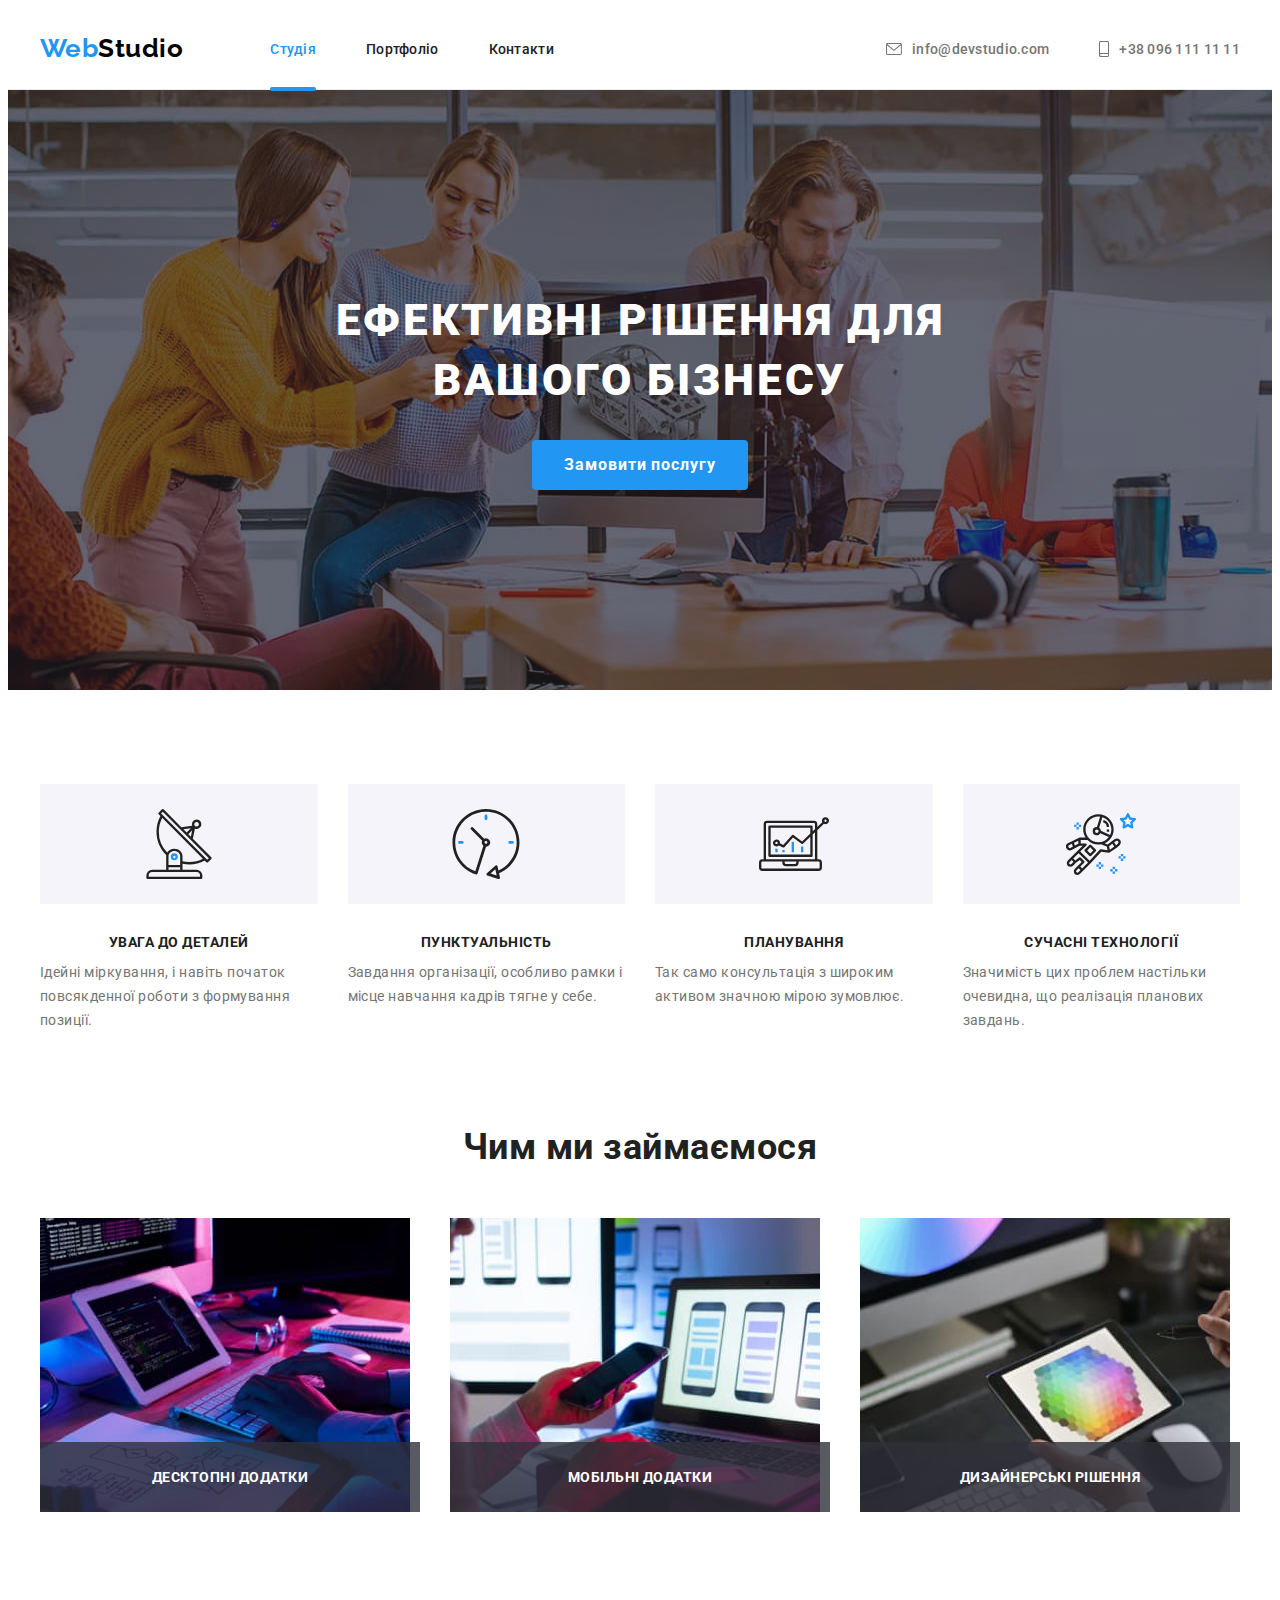
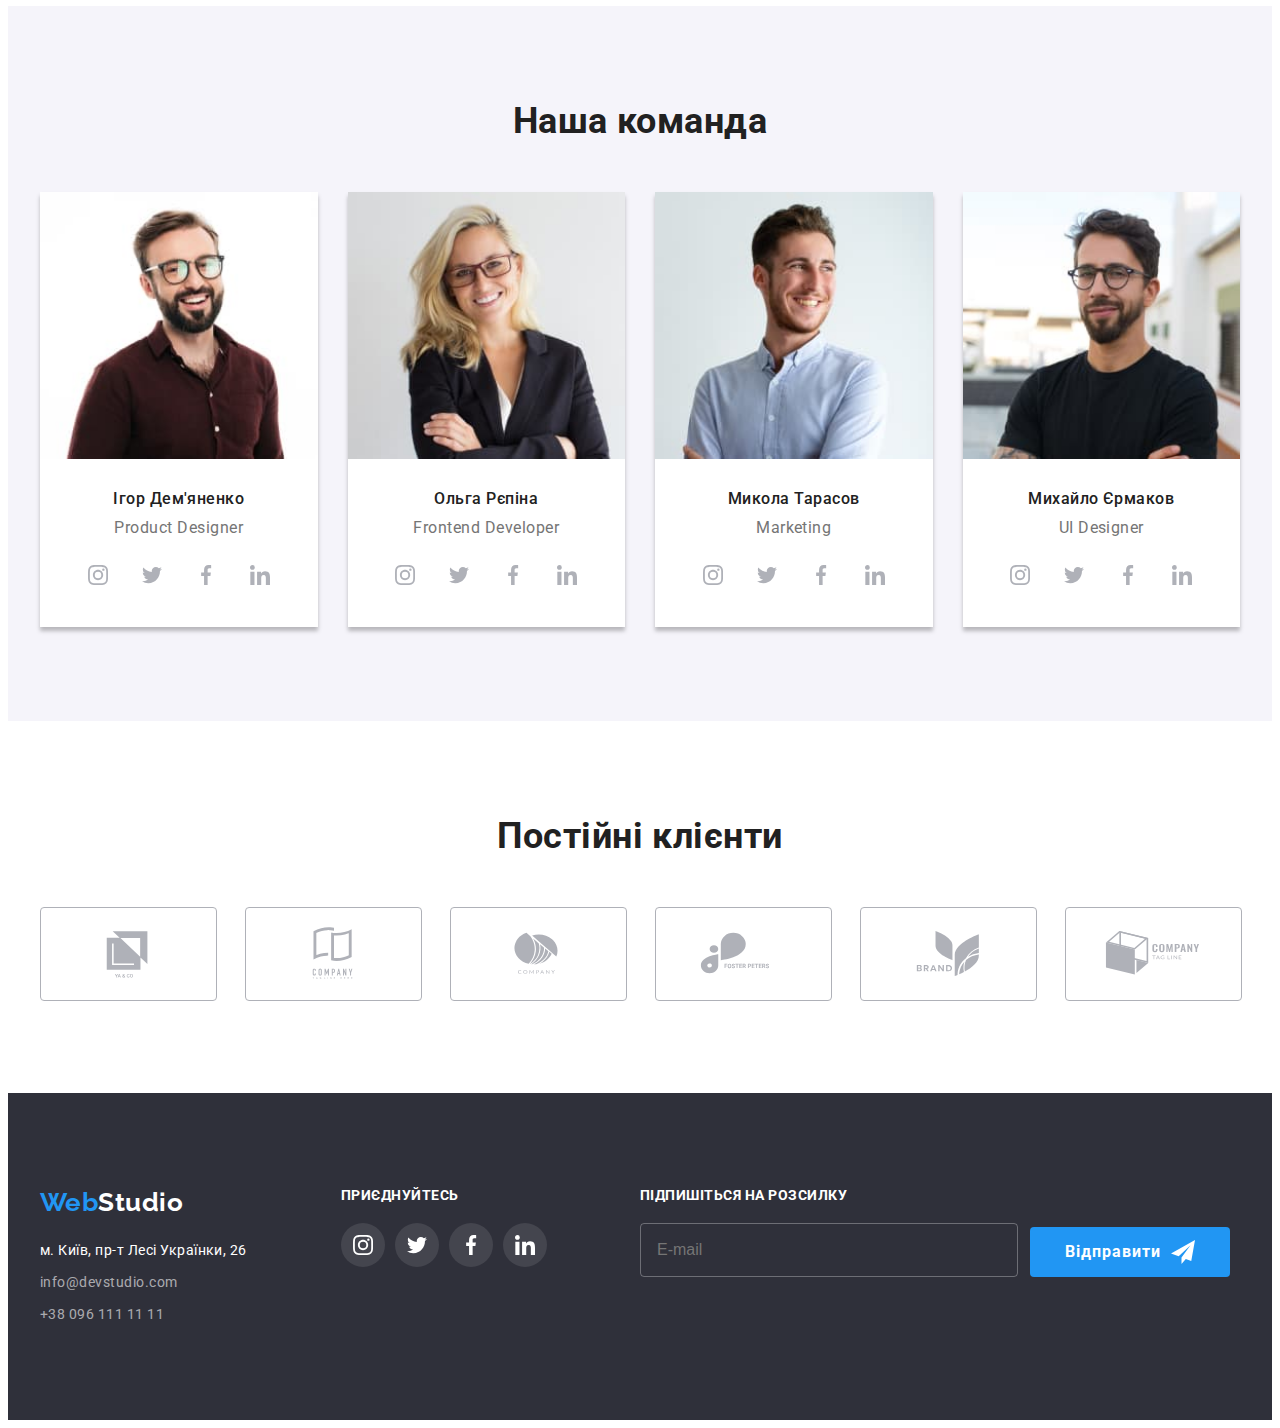
<file: index.html>
<!DOCTYPE html>
<html lang="uk">
  <head>
    <meta charset="UTF-8" />
    <meta http-equiv="X-UA-Compatible" content="IE=edge" />
    <meta name="viewport" content="width=device-width, initial-scale=1.0" />
    <title>Студія</title>
    <link rel="preconnect" href="https://fonts.googleapis.com" />
    <link rel="preconnect" href="https://fonts.gstatic.com" crossorigin />
    <link
      href="https://fonts.googleapis.com/css2?family=Raleway:wght@700&family=Roboto:wght@400;500;700;900&display=swap"
      rel="stylesheet"
    />
    <link
      rel="stylesheet"
      href="https://cdnjs.cloudflare.com/ajax/libs/modern-normalize/1.1.0/modern-normalize.min.css"
      integrity="sha512-wpPYUAdjBVSE4KJnH1VR1HeZfpl1ub8YT/NKx4PuQ5NmX2tKuGu6U/JRp5y+Y8XG2tV+wKQpNHVUX03MfMFn9Q=="
      crossorigin="anonymous"
      referrerpolicy="no-referrer"
    />
    <link rel="stylesheet" href="./css/main.min.css" />
  </head>
  <body>
    <header class="header">
      <div class="header__container">
        <nav class="header__nav">
          <a class="logo header__logo" href="./index.html"
            >Web<span class="logo header__logo-text">Studio</span></a
          >
          <ul class="menu list">
            <li class="menu__item">
              <a class="menu__link menu__link--current" href="./index.html"
                >Студія</a
              >
            </li>
            <li class="menu__item">
              <a class="menu__link" href="./portfolio.html">Портфоліо</a>
            </li>
            <li class="menu__item">
              <a class="menu__link" href="">Контакти</a>
            </li>
          </ul>
        </nav>
        <ul class="header__contacts list">
          <li class="header__contacts-item">
            <a class="header__contact" href="mailto:info@devstudio.com"
              ><svg class="header__contact-icon" width="16" height="12">
                <use href="./images/icons.svg#icon-envelope"></use>
              </svg>
              info@devstudio.com</a
            >
          </li>
          <li class="header__contacts-item">
            <a class="header__contact" href="tel:+380961111111"
              ><svg class="header__contact-icon" width="10" height="16">
                <use href="./images/icons.svg#icon-smartphone"></use>
              </svg>
              +38 096 111 11 11</a
            >
          </li>
        </ul>

        <ul class="contacts-tab list">
          <li class="contacts-tab__item">
            <a class="contacts-tab__contact" href="mailto:info@devstudio.com"
              ><svg class="contacts-tab__contact-icon" width="14" height="10">
                <use href="./images/icons.svg#icon-mail-tab"></use>
              </svg>
              info@devstudio.com</a
            >
          </li>
          <li class="contacts-tab__item">
            <a class="contacts-tab__contact" href="tel:+380961111111"
              ><svg class="contacts-tab__contact-icon" width="10" height="14">
                <use href="./images/icons.svg#icon-tel-tab"></use>
              </svg>
              +38 096 111 11 11</a
            >
          </li>
        </ul>

        <button class="menu-open" type="button" data-menu-open>
          <svg class="menu-open__icon" width="24" height="16">
            <use href="./images/icons.svg#icon-menu-open"></use>
          </svg>
        </button>
      </div>
      <div class="mob-menu is-hidden" data-menu>
        <div class="mob-menu__container">
          <button class="mob-menu__close" type="button" data-menu-close>
            <svg class="mob-menu__close-icon" width="18" height="18">
              <use href="./images/icons.svg#icon-menu-close"></use>
            </svg>
          </button>
          <ul class="mob-menu__list list">
            <li class="mob-menu__item">
              <a
                class="mob-menu__link mob-menu__link--current"
                href="./index.html"
                >Студія</a
              >
            </li>
            <li class="mob-menu__item">
              <a class="mob-menu__link" href="./portfolio.html">Портфоліо</a>
            </li>
            <li class="mob-menu__item">
              <a class="mob-menu__link" href="">Контакти</a>
            </li>
          </ul>
          <div class="mob-menu__bottom">
            <ul class="mob-menu__contacts list">
              <li class="mob-menu__contacts-item">
                <a class="mob-menu__tel" href="tel:+380961111111">
                  +38 096 111 11 11</a
                >
              </li>
              <li class="mob-menu__contacts-item">
                <a class="mob-menu__mail" href="mailto:info@devstudio.com">
                  info@devstudio.com</a
                >
              </li>
            </ul>
            <ul class="mob-soc">
              <li class="mob-soc__item">
                <a class="mob-soc__link" href="">Instagram</a>
              </li>
              <li class="mob-soc__item">
                <a class="mob-soc__link" href="">Twitter</a>
              </li>
              <li class="mob-soc__item">
                <a class="mob-soc__link" href="">Facebook</a>
              </li>
              <li class="mob-soc__item">
                <a class="mob-soc__link" href="">LinkedIn</a>
              </li>
            </ul>
          </div>
        </div>
      </div>
    </header>

    <main>
      <section class="hero overlya">
        <div class="container hero__container">
          <h1 class="hero__title">Ефективні рішення для вашого бізнесу</h1>
          <button class="btn hero__button" type="button" data-modal-open>
            Замовити послугу
          </button>
        </div>
      </section>

      <section class="section feature">
        <div class="container feature__container">
          <h2 class="section-title feature__title visually-hidden">
            Особливості
          </h2>
          <ul class="feature__list list">
            <li class="feature__item">
              <div class="feature__wrapper-icon">
                <svg class="feature__icon" width="70" height="70">
                  <use href="./images/icons.svg#icon-antenna"></use>
                </svg>
              </div>
              <h3 class="feature__title-card">Увага до деталей</h3>
              <p class="feature__text-card">
                Ідейні міркування, і навіть початок повсякденної роботи з
                формування позиції.
              </p>
            </li>
            <li class="feature__item">
              <div class="feature__wrapper-icon">
                <svg class="feature__icon" width="70" height="70">
                  <use href="./images/icons.svg#icon-clock"></use>
                </svg>
              </div>
              <h3 class="feature__title-card">Пунктуальність</h3>
              <p class="feature__text-card">
                Завдання організації, особливо рамки і місце навчання кадрів
                тягне у себе.
              </p>
            </li>
            <li class="feature__item">
              <div class="feature__wrapper-icon">
                <svg class="feature__icon" width="70" height="70">
                  <use href="./images/icons.svg#icon-diagram"></use>
                </svg>
              </div>
              <h3 class="feature__title-card">Планування</h3>
              <p class="feature__text-card">
                Так само консультація з широким активом значною мірою зумовлює.
              </p>
            </li>
            <li class="feature__item">
              <div class="feature__wrapper-icon">
                <svg class="feature__icon" width="70" height="70">
                  <use href="./images/icons.svg#icon-astronaut"></use>
                </svg>
              </div>
              <h3 class="feature__title-card">Сучасні технології</h3>
              <p class="feature__text-card">
                Значимість цих проблем настільки очевидна, що реалізація
                планових завдань.
              </p>
            </li>
          </ul>
        </div>
      </section>

      <section class="section work">
        <div class="container work__container">
          <h2 class="section-title work__title">Чим ми займаємося</h2>
          <ul class="work__list">
            <li class="work__item">
              <div class="work__thumb">
                <img
                  class="work__images"
                  src="./images/1_computer.jpg"
                  alt="Розробка сайтів"
                  width="370"
                  height="294"
                />
                <div class="work__thumb-title">
                  <h3 class="work__title-thumb">Десктопні додатки</h3>
                </div>
              </div>
            </li>
            <li class="work__item">
              <div class="work__thumb">
                <img
                  class="work__images"
                  src="./images/2_phone.jpg"
                  alt="Адаптація сайтів для телефонів"
                  width="370"
                  height="294"
                />
                <div class="work__thumb-title">
                  <h3 class="work__title-thumb">Мобільні додатки</h3>
                </div>
              </div>
            </li>
            <li class="work__item">
              <div class="work__thumb">
                <img
                  class="work__images"
                  src="./images/3_tablet.jpg"
                  alt="Адаптація сайтів для планшетів"
                  width="370"
                  height="294"
                />
                <div class="work__thumb-title">
                  <h3 class="work__title-thumb">Дизайнерські рішення</h3>
                </div>
              </div>
            </li>
          </ul>
        </div>
      </section>

      <section class="team section">
        <div class="container team__container">
          <h2 class="section-title team__title">Наша команда</h2>
          <ul class="team__list list">
            <li class="team__item">
              <picture>
                <source
                  srcset="
                    ./images/4_product_designer.jpg    1x,
                    ./images/4_product_designer-2x.jpg 2x
                  "
                  media="(min-width: 1200px)"
                />
                <source
                  srcset="
                    ./images/4_product_designer-tab.jpg    1x,
                    ./images/4_product_designer-tab-2x.jpg 2x
                  "
                  media="(min-width: 768px)"
                />
                <source
                  srcset="
                    ./images/4_product_designer-mob.jpg    1x,
                    ./images/4_product_designer-mob-2x.jpg 2x
                  "
                  media="(max-width: 767px)"
                />
                <img
                  class="team__images"
                  src="./images/4_product_designer-mob.jpg"
                  alt="Хлопець в коричневій рубашці"
                  width="450"
                />
              </picture>

              <div class="team__card">
                <h3 class="team__card-title">Ігор Дем'яненко</h3>
                <p lang="en" class="team__card-text">Product Designer</p>
                <ul class="soc">
                  <li class="soc__item">
                    <a class="soc__link" href=""
                      ><svg class="soc__icon" width="20" height="20">
                        <use
                          href="./images/icons.svg#icon-instagram"
                        ></use></svg
                    ></a>
                  </li>
                  <li class="soc__item">
                    <a class="soc__link" href=""
                      ><svg class="soc__icon" width="20" height="20">
                        <use href="./images/icons.svg#icon-twitter"></use></svg
                    ></a>
                  </li>
                  <li class="soc__item">
                    <a class="soc__link" href=""
                      ><svg class="soc__icon" width="20" height="20">
                        <use href="./images/icons.svg#icon-facebook"></use></svg
                    ></a>
                  </li>
                  <li class="soc__item">
                    <a class="soc__link" href=""
                      ><svg class="soc__icon" width="20" height="20">
                        <use href="./images/icons.svg#icon-linkedin"></use></svg
                    ></a>
                  </li>
                </ul>
              </div>
            </li>
            <li class="team__item">
              <picture>
                <source
                  srcset="
                    ./images/5_frontend_developer.jpg    1x,
                    ./images/5_frontend_developer-2x.jpg 2x
                  "
                  media="(min-width: 1200px)"
                />
                <source
                  srcset="
                    ./images/5_frontend_developer-tab.jpg    1x,
                    ./images/5_frontend_developer-tab-2x.jpg 2x
                  "
                  media="(min-width: 768px)"
                />
                <source
                  srcset="
                    ./images/5_frontend_developer-mob.jpg    1x,
                    ./images/5_frontend_developer-mob-2x.jpg 2x
                  "
                  media="(max-width: 767px)"
                />
                <img
                  class="team__images"
                  src="./images/5_frontend_developer-mob.jpg"
                  alt="Дівчина в темно-сірому піджаку"
                  width="450"
                />
              </picture>

              <div class="team__card">
                <h3 class="team__card-title">Ольга Рєпіна</h3>
                <p lang="en" class="team__card-text">Frontend Developer</p>
                <ul class="soc">
                  <li class="soc__item">
                    <a class="soc__link" href=""
                      ><svg class="soc__icon" width="20" height="20">
                        <use
                          href="./images/icons.svg#icon-instagram"
                        ></use></svg
                    ></a>
                  </li>
                  <li class="soc__item">
                    <a class="soc__link" href=""
                      ><svg class="soc__icon" width="20" height="20">
                        <use href="./images/icons.svg#icon-twitter"></use></svg
                    ></a>
                  </li>
                  <li class="soc__item">
                    <a class="soc__link" href=""
                      ><svg class="soc__icon" width="20" height="20">
                        <use href="./images/icons.svg#icon-facebook"></use></svg
                    ></a>
                  </li>
                  <li class="soc__item">
                    <a class="soc__link" href=""
                      ><svg class="soc__icon" width="20" height="20">
                        <use href="./images/icons.svg#icon-linkedin"></use></svg
                    ></a>
                  </li>
                </ul>
              </div>
            </li>
            <li class="team__item">
              <picture>
                <source
                  srcset="
                    ./images/6_marketing.jpg    1x,
                    ./images/6_marketing-2x.jpg 2x
                  "
                  media="(min-width: 1200px)"
                />
                <source
                  srcset="
                    ./images/6_marketing-tab.jpg    1x,
                    ./images/6_marketing-tab-2x.jpg 2x
                  "
                  media="(min-width: 768px)"
                />
                <source
                  srcset="
                    ./images/6_marketing-mob.jpg    1x,
                    ./images/6_marketing-mob-2x.jpg 2x
                  "
                  media="(max-width: 767px)"
                />
                <img
                  class="team__images"
                  src="./images/6_marketing-mob.jpg"
                  alt="Хлопець в білій рубашці"
                  width="450"
                />
              </picture>
              <div class="team__card">
                <h3 class="team__card-title">Микола Тарасов</h3>
                <p lang="en" class="team__card-text">Marketing</p>
                <ul class="soc">
                  <li class="soc__item">
                    <a class="soc__link" href=""
                      ><svg class="soc__icon" width="20" height="20">
                        <use
                          href="./images/icons.svg#icon-instagram"
                        ></use></svg
                    ></a>
                  </li>
                  <li class="soc__item">
                    <a class="soc__link" href=""
                      ><svg class="soc__icon" width="20" height="20">
                        <use href="./images/icons.svg#icon-twitter"></use></svg
                    ></a>
                  </li>
                  <li class="soc__item">
                    <a class="soc__link" href=""
                      ><svg class="soc__icon" width="20" height="20">
                        <use href="./images/icons.svg#icon-facebook"></use></svg
                    ></a>
                  </li>
                  <li class="soc__item">
                    <a class="soc__link" href=""
                      ><svg class="soc__icon" width="20" height="20">
                        <use href="./images/icons.svg#icon-linkedin"></use></svg
                    ></a>
                  </li>
                </ul>
              </div>
            </li>
            <li class="team__item">
              <picture>
                <source
                  srcset="
                    ./images/7_ui_designer.jpg    1x,
                    ./images/7_ui_designer-2x.jpg 2x
                  "
                  media="(min-width: 1200px)"
                />
                <source
                  srcset="
                    ./images/7_ui_designer-tab.jpg    1x,
                    ./images/7_ui_designer-tab-2x.jpg 2x
                  "
                  media="(min-width: 768px)"
                />
                <source
                  srcset="
                    ./images/7_ui_designer-mob.jpg    1x,
                    ./images/7_ui_designer-mob-2x.jpg 2x
                  "
                  media="(max-width: 767px)"
                />
                <img
                  class="team__images"
                  src="./images/7_ui_designer-mob.jpg"
                  alt="Хлопець в чорній футболці"
                  width="450"
                />
              </picture>
              <div class="team__card">
                <h3 class="team__card-title">Михайло Єрмаков</h3>
                <p lang="en" class="team__card-text">UI Designer</p>
                <ul class="soc">
                  <li class="soc__item">
                    <a class="soc__link" href=""
                      ><svg class="soc__icon" width="20" height="20">
                        <use
                          href="./images/icons.svg#icon-instagram"
                        ></use></svg
                    ></a>
                  </li>
                  <li class="soc__item">
                    <a class="soc__link" href=""
                      ><svg class="soc__icon" width="20" height="20">
                        <use href="./images/icons.svg#icon-twitter"></use></svg
                    ></a>
                  </li>
                  <li class="soc__item">
                    <a class="soc__link" href=""
                      ><svg class="soc__icon" width="20" height="20">
                        <use href="./images/icons.svg#icon-facebook"></use></svg
                    ></a>
                  </li>
                  <li class="soc__item">
                    <a class="soc__link" href=""
                      ><svg class="soc__icon" width="20" height="20">
                        <use href="./images/icons.svg#icon-linkedin"></use></svg
                    ></a>
                  </li>
                </ul>
              </div>
            </li>
          </ul>
        </div>
      </section>

      <section class="customers">
        <div class="container customers__container">
          <h2 class="section-title customers__title">Постійні клієнти</h2>
          <ul class="customers__list">
            <li class="customers__item">
              <a class="customers__link" href="">
                <svg class="customers__logo" width="106" height="60">
                  <use href="./images/icons.svg#icon-logo"></use>
                </svg>
              </a>
            </li>
            <li class="customers__item">
              <a class="customers__link" href="">
                <svg class="customers__logo" width="106" height="60">
                  <use href="./images/icons.svg#icon-companytag"></use>
                </svg>
              </a>
            </li>
            <li class="customers__item">
              <a class="customers__link" href="">
                <svg class="customers__logo" width="106" height="60">
                  <use href="./images/icons.svg#icon-company"></use>
                </svg>
              </a>
            </li>
            <li class="customers__item">
              <a class="customers__link" href="">
                <svg class="customers__logo" width="106" height="60">
                  <use href="./images/icons.svg#icon-foster"></use>
                </svg>
              </a>
            </li>
            <li class="customers__item">
              <a class="customers__link" href="">
                <svg class="customers__logo" width="106" height="60">
                  <use href="./images/icons.svg#icon-brand"></use>
                </svg>
              </a>
            </li>
            <li class="customers__item">
              <a class="customers__link" href="">
                <svg class="customers__logo" width="106" height="60">
                  <use href="./images/icons.svg#icon-companytagline"></use>
                </svg>
              </a>
            </li>
          </ul>
        </div>
      </section>
    </main>

    <footer class="footer">
      <div class="container footer__container">
        <div class="footer_address-soc">
          <div class="footer__address-wrapper">
            <a class="logo footer__logo" href="./index.html"
              >Web <span class="footer__logo-text">Studio</span></a
            >
            <address class="address">
              <ul class="address__list">
                <li class="address__item">
                  <a
                    class="address__link"
                    href="https://goo.gl/maps/9E4ESz3H2E2rqb3K8"
                    target="_blank"
                    rel="noreferrer noopener nofollow"
                    >м. Київ, пр-т Лесі Українки, 26</a
                  >
                </li>
                <li class="address__item">
                  <a class="address__contact" href="mailto:info@devstudio.com"
                    >info@devstudio.com</a
                  >
                </li>
                <li class="address__item">
                  <a class="address__contact" href="tel:+380961111111"
                    >+38 096 111 11 11</a
                  >
                </li>
              </ul>
            </address>
          </div>
          <div class="footer__soc">
            <p class="footer__soc-text">Приєднуйтесь</p>
            <ul class="soc footer__soc-list">
              <li class="soc__item footer__soc-item">
                <a class="soc__link footer__soc-link" href=""
                  ><svg
                    class="soc__icon footer__soc-icon"
                    width="20"
                    height="20"
                  >
                    <use href="./images/icons.svg#icon-instagram"></use></svg
                ></a>
              </li>
              <li class="soc__item footer__soc-item">
                <a class="soc__link footer__soc-link" href=""
                  ><svg
                    class="soc__icon footer__soc-icon"
                    width="20"
                    height="20"
                  >
                    <use href="./images/icons.svg#icon-twitter"></use></svg
                ></a>
              </li>
              <li class="soc__item footer__soc-item">
                <a class="soc__link footer__soc-link" href=""
                  ><svg
                    class="soc__icon footer__soc-icon"
                    width="20"
                    height="20"
                  >
                    <use href="./images/icons.svg#icon-facebook"></use></svg
                ></a>
              </li>
              <li class="soc__item footer__soc-item">
                <a class="soc__link footer__soc-link" href=""
                  ><svg
                    class="soc__icon footer__soc-icon"
                    width="20"
                    height="20"
                  >
                    <use href="./images/icons.svg#icon-linkedin"></use></svg
                ></a>
              </li>
            </ul>
          </div>
        </div>
        <div class="caption">
          <p class="caption__text">Підпишіться на розсилку</p>
          <form class="caption__form">
            <div class="caption__input-wraper">
              <label class="caption__input-label" for="caption-email"></label>
              <input
                class="caption__input"
                type="email"
                name="caption-email"
                id="caption-email"
                placeholder="E-mail"
              />
            </div>
            <button type="submit" class="btn caption__button">
              Відправити
              <svg class="caption__icon" width="24" height="24">
                <use href="./images/icons.svg#icon-send"></use>
              </svg>
            </button>
          </form>
        </div>
      </div>
    </footer>
    <div class="backdrop is-hidden" data-modal>
      <div class="modal">
        <button class="modal__close" type="button" data-modal-close>
          <svg class="modal__close-icon" width="18" height="18">
            <use href="./images/icons.svg#icon-close"></use>
          </svg>
        </button>
        <p class="modal__title">Залиште свої дані, ми вам передзвонимо</p>
        <form class="modal__form">
          <div class="modal__field">
            <label class="modal__input-label" for="user-name">Ім'я</label>
            <div class="modal__input-wrapper">
              <input
                class="modal__input"
                type="text"
                name="user-name"
                required
                id="user-name"
              />
              <svg class="modal__icon" width="18" height="18">
                <use href="./images/icons.svg#icon-name"></use>
              </svg>
            </div>
          </div>
          <div class="modal__field">
            <label class="modal__input-label" for="user-tel">Телефон</label>
            <div class="modal__input-wrapper">
              <input
                class="modal__input"
                type="tel"
                name="user-tel"
                required
                id="user-tel"
              />
              <svg class="modal__icon" width="18" height="18">
                <use href="./images/icons.svg#icon-phone"></use>
              </svg>
            </div>
          </div>
          <div class="modal__field">
            <label class="modal__input-label" for="user-email">Пошта</label>
            <div class="modal__input-wrapper">
              <input
                class="modal__input"
                type="email"
                name="user-email"
                required
                id="user-email"
              />
              <svg class="modal__icon" width="18" height="18">
                <use href="./images/icons.svg#icon-email"></use>
              </svg>
            </div>
          </div>
          <div class="modal__field-comment">
            <label class="modal__input-label" for="user-text">Коментар</label>
            <textarea
              class="modal__comment"
              name="user-text"
              id="user-text"
              placeholder="Введіть текст"
            ></textarea>
          </div>
          <div class="modal__check-field">
            <input
              class="modal__check visually-hidden"
              type="checkbox"
              name="policy"
              id="policy"
            />
            <label class="modal__check-text" for="policy">
              <span class="modal__check-wrapper">
                <svg class="modal__check-icon" width="16" height="15">
                  <use href="./images/icons.svg#icon-check"></use>
                </svg>
              </span>
              Погоджуюся з розсилкою та приймаю
              <a class="modal__check-link" href="#">Умови договору</a></label
            >
          </div>
          <button type="submit" class="btn modal__button">Відправити</button>
        </form>
      </div>
    </div>
    <script src="./js/modal.js"></script>
    <script src="./js/menu.js"></script>
  </body>
</html>
</file>
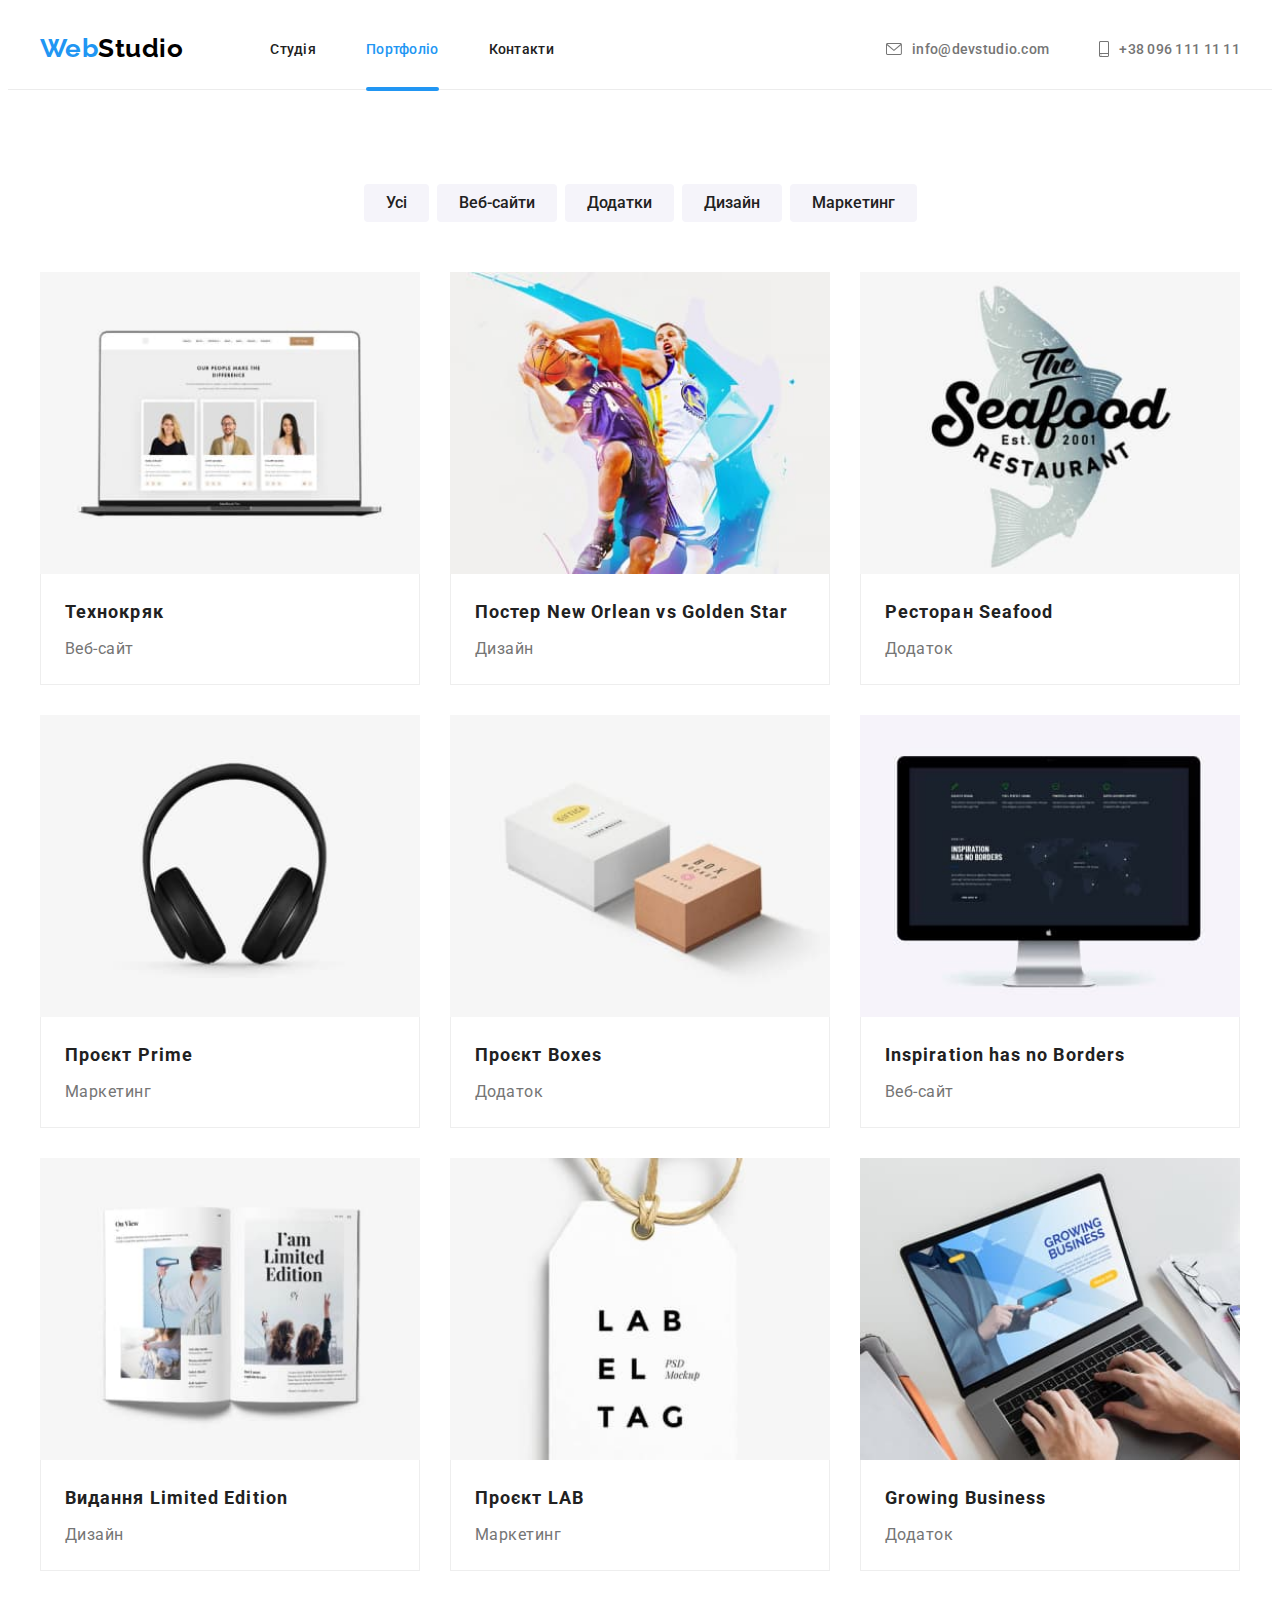
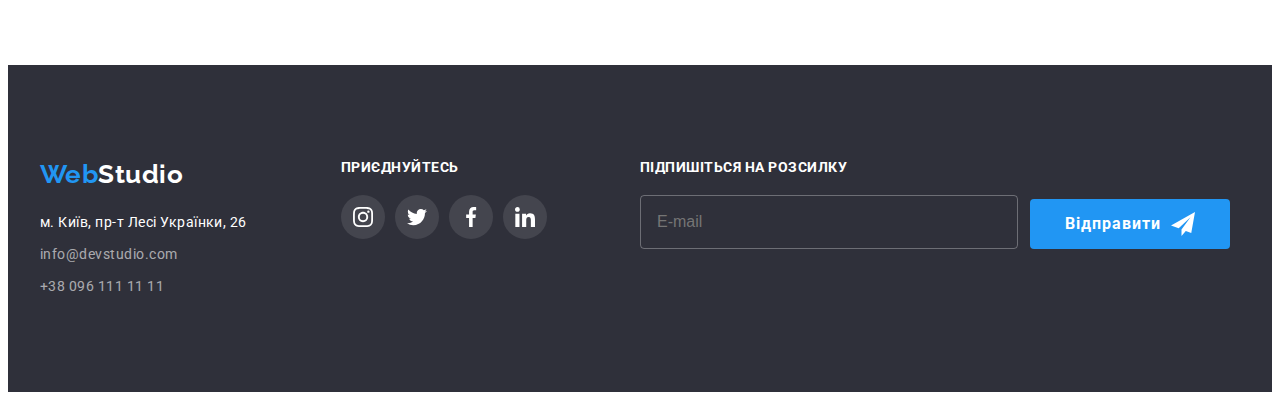
<file: portfolio.html>
<!DOCTYPE html>
<html lang="uk">
  <head>
    <meta charset="UTF-8" />
    <meta http-equiv="X-UA-Compatible" content="IE=edge" />
    <meta name="viewport" content="width=device-width, initial-scale=1.0" />
    <title>Портфоліо</title>
    <link rel="preconnect" href="https://fonts.googleapis.com" />
    <link rel="preconnect" href="https://fonts.gstatic.com" crossorigin />
    <link
      href="https://fonts.googleapis.com/css2?family=Raleway:wght@700&family=Roboto:wght@400;500;700;900&display=swap"
      rel="stylesheet"
    />
    <link
      rel="stylesheet"
      href="https://cdnjs.cloudflare.com/ajax/libs/modern-normalize/1.1.0/modern-normalize.min.css"
      integrity="sha512-wpPYUAdjBVSE4KJnH1VR1HeZfpl1ub8YT/NKx4PuQ5NmX2tKuGu6U/JRp5y+Y8XG2tV+wKQpNHVUX03MfMFn9Q=="
      crossorigin="anonymous"
      referrerpolicy="no-referrer"
    />
    <link rel="stylesheet" href="./css/main.min.css" />
  </head>

  <body>
    <!--шапка сайту-->
    <header class="header">
      <div class="header__container">
        <nav class="header__nav">
          <a class="logo header__logo" href="./index.html"
            >Web<span class="logo header__logo-text">Studio</span></a
          >
          <ul class="menu list">
            <li class="menu__item">
              <a class="menu__link" href="./index.html">Студія</a>
            </li>
            <li class="menu__item">
              <a class="menu__link menu__link--current" href="./portfolio.html"
                >Портфоліо</a
              >
            </li>
            <li class="menu__item">
              <a class="menu__link" href="">Контакти</a>
            </li>
          </ul>
        </nav>
        <ul class="header__contacts list">
          <li class="header__contacts-item">
            <a class="header__contact" href="mailto:info@devstudio.com"
              ><svg class="header__contact-icon" width="16" height="12">
                <use href="./images/icons.svg#icon-envelope"></use>
              </svg>
              info@devstudio.com</a
            >
          </li>
          <li class="header__contacts-item">
            <a class="header__contact" href="tel:+380961111111"
              ><svg class="header__contact-icon" width="10" height="16">
                <use href="./images/icons.svg#icon-smartphone"></use>
              </svg>
              +38 096 111 11 11</a
            >
          </li>
        </ul>

        <ul class="contacts-tab list">
          <li class="contacts-tab__item">
            <a class="contacts-tab__contact" href="mailto:info@devstudio.com"
              ><svg class="contacts-tab__contact-icon" width="14" height="10">
                <use href="./images/icons.svg#icon-mail-tab"></use>
              </svg>
              info@devstudio.com</a
            >
          </li>
          <li class="contacts-tab__item">
            <a class="contacts-tab__contact" href="tel:+380961111111"
              ><svg class="contacts-tab__contact-icon" width="10" height="14">
                <use href="./images/icons.svg#icon-tel-tab"></use>
              </svg>
              +38 096 111 11 11</a
            >
          </li>
        </ul>

        <button class="menu-open" type="button" data-menu-open>
          <svg class="menu-open__icon" width="24" height="16">
            <use href="./images/icons.svg#icon-menu-open"></use>
          </svg>
        </button>
      </div>
      <div class="mob-menu is-hidden" data-menu>
        <div class="mob-menu__container">
          <button class="mob-menu__close" type="button" data-menu-close>
            <svg class="mob-menu__close-icon" width="18" height="18">
              <use href="./images/icons.svg#icon-menu-close"></use>
            </svg>
          </button>
          <ul class="mob-menu__list list">
            <li class="mob-menu__item">
              <a class="mob-menu__link" href="./index.html">Студія</a>
            </li>
            <li class="mob-menu__item">
              <a
                class="mob-menu__link mob-menu__link--current"
                href="./portfolio.html"
                >Портфоліо</a
              >
            </li>
            <li class="mob-menu__item">
              <a class="mob-menu__link" href="">Контакти</a>
            </li>
          </ul>
          <div class="mob-menu__bottom">
            <ul class="mob-menu__contacts list">
              <li class="mob-menu__contacts-item">
                <a class="mob-menu__tel" href="tel:+380961111111">
                  +38 096 111 11 11</a
                >
              </li>
              <li class="mob-menu__contacts-item">
                <a class="mob-menu__mail" href="mailto:info@devstudio.com">
                  info@devstudio.com</a
                >
              </li>
            </ul>
            <ul class="mob-soc">
              <li class="mob-soc__item">
                <a class="mob-soc__link" href="">Instagram</a>
              </li>
              <li class="mob-soc__item">
                <a class="mob-soc__link" href="">Twitter</a>
              </li>
              <li class="mob-soc__item">
                <a class="mob-soc__link" href="">Facebook</a>
              </li>
              <li class="mob-soc__item">
                <a class="mob-soc__link" href="">LinkedIn</a>
              </li>
            </ul>
          </div>
        </div>
      </div>
    </header>

    <!--main-->
    <main>
      <section class="portfolio">
        <div class="container portfolio__container">
          <h1 class="portfolio__title visually-hidden">Портфоліо</h1>
          <ul class="portfolio__nav list">
            <li>
              <button class="portfolio__button" type="button">Усі</button>
            </li>
            <li>
              <button class="portfolio__button" type="button">Веб-сайти</button>
            </li>
            <li>
              <button class="portfolio__button" type="button">Додатки</button>
            </li>
            <li>
              <button class="portfolio__button" type="button">Дизайн</button>
            </li>
            <li>
              <button class="portfolio__button" type="button">Маркетинг</button>
            </li>
          </ul>
          <ul class="portfolio__list list">
            <li class="portfolio__item">
              <a class="portfolio__link" href="#">
                <div class="portfolio__top-wrap">
                  <picture>
                    <source
                      srcset="
                        ./images/8-portfolio.jpg    1x,
                        ./images/8-portfolio-2x.jpg 2x
                      "
                      media="(min-width: 1200px)"
                    />
                    <source
                      srcset="
                        ./images/8-portfolio-tab.jpg    1x,
                        ./images/8-portfolio-tab-2x.jpg 2x
                      "
                      media="(min-width: 768px)"
                    />
                    <source
                      srcset="
                        ./images/8-portfolio-mob.jpg    1x,
                        ./images/8-portfolio-mob-2x.jpg 2x
                      "
                      media="(max-width: 767px)"
                    />
                    <img
                      class="portfolio__image"
                      src="./images/8-portfolio.jpg"
                      alt="Ноутбук"
                      width="450"
                    />
                  </picture>

                  <p class="portfolio__top-text">
                    Ресурс пропонує комплексні пропозиції з різним рівнем
                    функціоналу та сервісів. Все це дозволить відвідувачу
                    отримати вичерпні відомості про компанію чи приватну особу.
                  </p>
                </div>
                <div class="portfolio__card">
                  <h2 class="portfolio__card-title">Технокряк</h2>
                  <p class="portfolio__card-text">Веб-сайт</p>
                </div>
              </a>
            </li>
            <li class="portfolio__item">
              <a class="portfolio__link" href="#">
                <div class="portfolio__top-wrap">
                  <picture>
                    <source
                      srcset="
                        ./images/9-portfolio.jpg    1x,
                        ./images/9-portfolio-2x.jpg 2x
                      "
                      media="(min-width: 1200px)"
                    />
                    <source
                      srcset="
                        ./images/9-portfolio-tab.jpg    1x,
                        ./images/9-portfolio-tab-2x.jpg 2x
                      "
                      media="(min-width: 768px)"
                    />
                    <source
                      srcset="
                        ./images/9-portfolio-mob.jpg    1x,
                        ./images/9-portfolio-mob-2x.jpg 2x
                      "
                      media="(max-width: 767px)"
                    />
                    <img
                      class="portfolio__image"
                      src="./images/9-portfolio.jpg"
                      alt="Два баскетболісти"
                      width="450"
                    />
                  </picture>
                  <p class="portfolio__top-text">
                    Lorem ipsum dolor sit amet, consectetur adipisicing elit.
                    Nihil voluptatum quibusdam sapiente fugiat veniam aliquid
                    molestias ratione unde laborum consequatur maiores quia sint
                    iure inventore repellendus nesciunt sit, quod eum.
                  </p>
                </div>
                <div class="portfolio__card">
                  <h2 class="portfolio__card-title">
                    Постер New Orlean vs Golden Star
                  </h2>
                  <p class="portfolio__card-text">Дизайн</p>
                </div>
              </a>
            </li>
            <li class="portfolio__item">
              <a class="portfolio__link" href="#">
                <div class="portfolio__top-wrap">
                  <picture>
                    <source
                      srcset="
                        ./images/10-portfolio.jpg    1x,
                        ./images/10-portfolio-2x.jpg 2x
                      "
                      media="(min-width: 1200px)"
                    />
                    <source
                      srcset="
                        ./images/10-portfolio-tab.jpg    1x,
                        ./images/10-portfolio-tab-2x.jpg 2x
                      "
                      media="(min-width: 768px)"
                    />
                    <source
                      srcset="
                        ./images/10-portfolio-mob.jpg    1x,
                        ./images/10-portfolio-mob-2x.jpg 2x
                      "
                      media="(max-width: 767px)"
                    />
                    <img
                      class="portfolio__image"
                      src="./images/10-portfolio.jpg"
                      alt="Назва ресторану на фоні риби"
                      width="450"
                    />
                  </picture>
                  <p class="portfolio__top-text">
                    Lorem ipsum dolor sit amet, consectetur adipisicing elit.
                    Nihil voluptatum quibusdam sapiente fugiat veniam aliquid
                    molestias ratione unde laborum consequatur maiores quia sint
                    iure inventore repellendus nesciunt sit, quod eum.
                  </p>
                </div>
                <div class="portfolio__card">
                  <h2 class="portfolio__card-title">Ресторан Seafood</h2>
                  <p class="portfolio__card-text">Додаток</p>
                </div>
              </a>
            </li>
            <li class="portfolio__item">
              <a class="portfolio__link" href="#">
                <div class="portfolio__top-wrap">
                  <picture>
                    <source
                      srcset="
                        ./images/11-portfolio.jpg    1x,
                        ./images/11-portfolio-2x.jpg 2x
                      "
                      media="(min-width: 1200px)"
                    />
                    <source
                      srcset="
                        ./images/11-portfolio-tab.jpg    1x,
                        ./images/11-portfolio-tab-2x.jpg 2x
                      "
                      media="(min-width: 768px)"
                    />
                    <source
                      srcset="
                        ./images/11-portfolio-mob.jpg    1x,
                        ./images/11-portfolio-mob-2x.jpg 2x
                      "
                      media="(max-width: 767px)"
                    />
                    <img
                      class="portfolio__image"
                      src="./images/11-portfolio.jpg"
                      alt="Навушники"
                      width="450"
                    />
                  </picture>
                  <p class="portfolio__top-text">
                    Lorem ipsum dolor sit amet, consectetur adipisicing elit.
                    Nihil voluptatum quibusdam sapiente fugiat veniam aliquid
                    molestias ratione unde laborum consequatur maiores quia sint
                    iure inventore repellendus nesciunt sit, quod eum.
                  </p>
                </div>
                <div class="portfolio__card">
                  <h2 class="portfolio__card-title">Проєкт Prime</h2>
                  <p class="portfolio__card-text">Маркетинг</p>
                </div>
              </a>
            </li>
            <li class="portfolio__item">
              <a class="portfolio__link" href="#">
                <div class="portfolio__top-wrap">
                  <picture>
                    <source
                      srcset="
                        ./images/12-portfolio.jpg    1x,
                        ./images/12-portfolio-2x.jpg 2x
                      "
                      media="(min-width: 1200px)"
                    />
                    <source
                      srcset="
                        ./images/12-portfolio-tab.jpg    1x,
                        ./images/12-portfolio-tab-2x.jpg 2x
                      "
                      media="(min-width: 768px)"
                    />
                    <source
                      srcset="
                        ./images/12-portfolio-mob.jpg    1x,
                        ./images/12-portfolio-mob-2x.jpg 2x
                      "
                      media="(max-width: 767px)"
                    />
                    <img
                      class="portfolio__image"
                      src="./images/12-portfolio.jpg"
                      alt="Біла і коричнева коробки"
                      width="450"
                    />
                  </picture>
                  <p class="portfolio__top-text">
                    Lorem ipsum dolor sit amet, consectetur adipisicing elit.
                    Nihil voluptatum quibusdam sapiente fugiat veniam aliquid
                    molestias ratione unde laborum consequatur maiores quia sint
                    iure inventore repellendus nesciunt sit, quod eum.
                  </p>
                </div>
                <div class="portfolio__card">
                  <h2 class="portfolio__card-title">Проєкт Boxes</h2>
                  <p class="portfolio__card-text">Додаток</p>
                </div>
              </a>
            </li>
            <li class="portfolio__item">
              <a class="portfolio__link" href="#">
                <div class="portfolio__top-wrap">
                  <picture>
                    <source
                      srcset="
                        ./images/13-portfolio.jpg    1x,
                        ./images/13-portfolio-2x.jpg 2x
                      "
                      media="(min-width: 1200px)"
                    />
                    <source
                      srcset="
                        ./images/13-portfolio-tab.jpg    1x,
                        ./images/13-portfolio-tab-2x.jpg 2x
                      "
                      media="(min-width: 768px)"
                    />
                    <source
                      srcset="
                        ./images/13-portfolio-mob.jpg    1x,
                        ./images/13-portfolio-mob-2x.jpg 2x
                      "
                      media="(max-width: 767px)"
                    />
                    <img
                      class="portfolio__image"
                      src="./images/13-portfolio.jpg"
                      alt="Моноблок"
                      width="450"
                    />
                  </picture>
                  <p class="portfolio__top-text">
                    Lorem ipsum dolor sit amet, consectetur adipisicing elit.
                    Nihil voluptatum quibusdam sapiente fugiat veniam aliquid
                    molestias ratione unde laborum consequatur maiores quia sint
                    iure inventore repellendus nesciunt sit, quod eum.
                  </p>
                </div>
                <div class="portfolio__card">
                  <h2 class="portfolio__card-title">
                    Inspiration has no Borders
                  </h2>
                  <p class="portfolio__card-text">Веб-сайт</p>
                </div>
              </a>
            </li>
            <li class="portfolio__item">
              <a class="portfolio__link" href="#">
                <div class="portfolio__top-wrap">
                  <picture>
                    <source
                      srcset="
                        ./images/14-portfolio.jpg    1x,
                        ./images/14-portfolio-2x.jpg 2x
                      "
                      media="(min-width: 1200px)"
                    />
                    <source
                      srcset="
                        ./images/14-portfolio-tab.jpg    1x,
                        ./images/14-portfolio-tab-2x.jpg 2x
                      "
                      media="(min-width: 768px)"
                    />
                    <source
                      srcset="
                        ./images/14-portfolio-mob.jpg    1x,
                        ./images/14-portfolio-mob-2x.jpg 2x
                      "
                      media="(max-width: 767px)"
                    />
                    <img
                      class="portfolio__image"
                      src="./images/14-portfolio.jpg"
                      alt="Книга"
                      width="450"
                    />
                  </picture>
                  <p class="portfolio__top-text">
                    Lorem ipsum dolor sit amet, consectetur adipisicing elit.
                    Nihil voluptatum quibusdam sapiente fugiat veniam aliquid
                    molestias ratione unde laborum consequatur maiores quia sint
                    iure inventore repellendus nesciunt sit, quod eum.
                  </p>
                </div>
                <div class="portfolio__card">
                  <h2 class="portfolio__card-title">Видання Limited Edition</h2>
                  <p class="portfolio__card-text">Дизайн</p>
                </div>
              </a>
            </li>
            <li class="portfolio__item">
              <a class="portfolio__link" href="#">
                <div class="portfolio__top-wrap">
                  <picture>
                    <source
                      srcset="
                        ./images/15-portfolio.jpg    1x,
                        ./images/15-portfolio-2x.jpg 2x
                      "
                      media="(min-width: 1200px)"
                    />
                    <source
                      srcset="
                        ./images/15-portfolio-tab.jpg    1x,
                        ./images/15-portfolio-tab-2x.jpg 2x
                      "
                      media="(min-width: 768px)"
                    />
                    <source
                      srcset="
                        ./images/15-portfolio-mob.jpg    1x,
                        ./images/15-portfolio-mob-2x.jpg 2x
                      "
                      media="(max-width: 767px)"
                    />
                    <img
                      class="portfolio__image"
                      src="./images/15-portfolio.jpg"
                      alt="Бірка"
                      width="450"
                    />
                  </picture>
                  <p class="portfolio__top-text">
                    Lorem ipsum dolor sit amet, consectetur adipisicing elit.
                    Nihil voluptatum quibusdam sapiente fugiat veniam aliquid
                    molestias ratione unde laborum consequatur maiores quia sint
                    iure inventore repellendus nesciunt sit, quod eum.
                  </p>
                </div>
                <div class="portfolio__card">
                  <h2 class="portfolio__card-title">Проєкт LAB</h2>
                  <p class="portfolio__card-text">Маркетинг</p>
                </div>
              </a>
            </li>
            <li class="portfolio__item">
              <a class="portfolio__link" href="#">
                <div class="portfolio__top-wrap">
                  <picture>
                    <source
                      srcset="
                        ./images/16-portfolio.jpg    1x,
                        ./images/16-portfolio-2x.jpg 2x
                      "
                      media="(min-width: 1200px)"
                    />
                    <source
                      srcset="
                        ./images/16-portfolio-tab.jpg    1x,
                        ./images/16-portfolio-tab-2x.jpg 2x
                      "
                      media="(min-width: 768px)"
                    />
                    <source
                      srcset="
                        ./images/16-portfolio-mob.jpg    1x,
                        ./images/16-portfolio-mob-2x.jpg 2x
                      "
                      media="(max-width: 767px)"
                    />
                    <img
                      class="portfolio__image"
                      src="./images/16-portfolio.jpg"
                      alt="Ноутбук"
                      width="450"
                    />
                  </picture>
                  <p class="portfolio__top-text">
                    Lorem ipsum dolor sit amet, consectetur adipisicing elit.
                    Nihil voluptatum quibusdam sapiente fugiat veniam aliquid
                    molestias ratione unde laborum consequatur maiores quia sint
                    iure inventore repellendus nesciunt sit, quod eum.
                  </p>
                </div>
                <div class="portfolio__card">
                  <h2 class="portfolio__card-title">Growing Business</h2>
                  <p class="portfolio__card-text">Додаток</p>
                </div>
              </a>
            </li>
          </ul>
        </div>
      </section>
    </main>
    <!--footer-->
    <footer class="footer">
      <div class="container footer__container">
        <div class="footer_address-soc">
          <div class="footer__address-wrapper">
            <a class="logo footer__logo" href="./index.html"
              >Web <span class="footer__logo-text">Studio</span></a
            >
            <address class="address">
              <ul class="address__list">
                <li class="address__item">
                  <a
                    class="address__link"
                    href="https://goo.gl/maps/9E4ESz3H2E2rqb3K8"
                    target="_blank"
                    rel="noreferrer noopener nofollow"
                    >м. Київ, пр-т Лесі Українки, 26</a
                  >
                </li>
                <li class="address__item">
                  <a class="address__contact" href="mailto:info@devstudio.com"
                    >info@devstudio.com</a
                  >
                </li>
                <li class="address__item">
                  <a class="address__contact" href="tel:+380961111111"
                    >+38 096 111 11 11</a
                  >
                </li>
              </ul>
            </address>
          </div>
          <div class="footer__soc">
            <p class="footer__soc-text">Приєднуйтесь</p>
            <ul class="soc footer__soc-list">
              <li class="soc__item footer__soc-item">
                <a class="soc__link footer__soc-link" href=""
                  ><svg
                    class="soc__icon footer__soc-icon"
                    width="20"
                    height="20"
                  >
                    <use href="./images/icons.svg#icon-instagram"></use></svg
                ></a>
              </li>
              <li class="soc__item footer__soc-item">
                <a class="soc__link footer__soc-link" href=""
                  ><svg
                    class="soc__icon footer__soc-icon"
                    width="20"
                    height="20"
                  >
                    <use href="./images/icons.svg#icon-twitter"></use></svg
                ></a>
              </li>
              <li class="soc__item footer__soc-item">
                <a class="soc__link footer__soc-link" href=""
                  ><svg
                    class="soc__icon footer__soc-icon"
                    width="20"
                    height="20"
                  >
                    <use href="./images/icons.svg#icon-facebook"></use></svg
                ></a>
              </li>
              <li class="soc__item footer__soc-item">
                <a class="soc__link footer__soc-link" href=""
                  ><svg
                    class="soc__icon footer__soc-icon"
                    width="20"
                    height="20"
                  >
                    <use href="./images/icons.svg#icon-linkedin"></use></svg
                ></a>
              </li>
            </ul>
          </div>
        </div>
        <div class="caption">
          <p class="caption__text">Підпишіться на розсилку</p>
          <form class="caption__form">
            <div class="caption__input-wraper">
              <label class="caption__input-label" for="caption-email"></label>
              <input
                class="caption__input"
                type="email"
                name="caption-email"
                id="caption-email"
                placeholder="E-mail"
              />
            </div>
            <button type="submit" class="btn caption__button">
              Відправити
              <svg class="caption__icon" width="24" height="24">
                <use href="./images/icons.svg#icon-send"></use>
              </svg>
            </button>
          </form>
        </div>
      </div>
    </footer>
    <script src="./js/menu.js"></script>
  </body>
</html>
</file>
<file: css/main.min.css>
:root{--primary-bg-color: #f5f5f5;--additional-bg-color: #f5f4fa;--heder-bg-color: #ffffff;--accent-color: #2196f3;--team-item-bg-color: #ffffff;--bg-hero-color: #c4c4c4;--bg-footer-color: #2f303a;--bg-portfolio-color: #ffffff;--bg-portfolio-card: rgba(33, 150, 243, 0.9);--bg-backdrop: rgba(0, 0, 0, 0.2);--bg-modal: #ffffff;--primary-text-color: #757575;--title-hero-color: #ffffff;--title-text-color: #212121;--logo-text-color: #000000;--logo-footer-text-color: #ffffff;--address-footer-color: #ffffff;--contact-footer-color: rgba(255, 255, 255, 0.6);--button-text-color: #ffffff;--button-active-color: #188ce8;--portfolio-button-text-color: #ffffff;--portfolio-item-bg-color: #ffffff;--border-header-color: #ececec;--border-portfolio-color: #eeeeee;--soc-icon-color: #afb1b8;--soc-icon-hover-color: #ffffff;--border-customers-color: #afb1b8;--border-customers-hover: #2196f3;--customers-icon-hover: #2196f3;--customers-logo-color: #afb1b8;--transition-duration-cubic: 250ms cubic-bezier(0.4, 0, 0.2, 1);--portfolio-card-color: #ffffff;--modal-input-border: rgba(33, 33, 33, 0.2);--modal-input-border-focus: rgba(33, 150, 243, 1);--modal-input-color: rgba(0, 0, 0, 1);--placeholder-color: rgba(117, 117, 117, 0.5);--check-border-color: #212121;--bg-mob-menu: #ffffff;--mob-soc-strip: rgba(33, 33, 33, 0.2)}.visually-hidden{position:absolute;width:1px;height:1px;margin:-1px;border:0;padding:0;white-space:nowrap;-webkit-clip-path:inset(100%);clip-path:inset(100%);clip:rect(0 0 0 0);overflow:hidden}h1,h2,h3,h4,h5,h6,p{margin:0}ul{list-style:none;margin:0;padding:0}img{display:block}button{cursor:pointer}body{font-family:"Roboto",sans-serif;letter-spacing:.03em;color:var(--primary-text-color)}.list{list-style:none}.no-scroll{overflow:hidden}.container{width:100%;padding-left:15px;padding-right:15px;margin:0 auto}@media screen and (min-width: 480px){.container{max-width:480px}}@media screen and (min-width: 768px){.container{max-width:768px}}@media screen and (min-width: 1200px){.container{max-width:1200px}}.logo{font-family:"Raleway",sans-serif;font-weight:700;font-size:24px;line-height:1.1666666667;text-decoration:none;color:var(--accent-color)}@media screen and (min-width: 1200px){.logo{font-size:26px;line-height:1.1923076923}}.section-title{margin-bottom:50px;font-size:36px;line-height:1.1667;text-align:center;color:var(--title-text-color)}.btn{padding-top:10px;padding-bottom:10px;min-width:200px;font-family:inherit;font-weight:700;font-size:16px;line-height:1.875;letter-spacing:.06em;background-color:var(--accent-color);color:var(--button-text-color);border:none;border-radius:4px;transition:background-color var(--transition-duration-cubic)}.btn:hover,.btn:focus{background-color:var(--button-active-color)}.soc{display:flex;justify-content:center;gap:10px}.soc__item{width:44px;height:44px}.soc__link{display:flex;width:100%;height:100%;border-radius:50%;align-items:center;justify-content:center;transition:background-color var(--transition-duration-cubic)}.soc__link:hover,.soc__link:focus{background-color:var(--accent-color)}.soc__icon{fill:var(--soc-icon-color);transition:fill var(--transition-duration-cubic)}.soc__link:hover .soc__icon,.soc__link:focus .soc__icon{fill:var(--soc-icon-hover-color)}.address__item{text-align:center;flex-wrap:wrap;justify-content:center;align-items:center;margin-bottom:8px}@media screen and (min-width: 1200px){.address__item{text-align:left}}.address__item:last-child{margin-bottom:0}.address__link,.address__contact{font-size:14px;line-height:1.7143;text-decoration:none;font-style:normal;transition:color var(--transition-duration-cubic)}.address__link{color:var(--address-footer-color)}.address__link:hover,.address__link:focus{color:var(--accent-color)}.address__contact{color:var(--contact-footer-color)}.address__contact:hover,.address__contact:focus{color:var(--accent-color)}.backdrop{position:fixed;top:0;width:100%;height:100%;overflow:scroll;background-color:var(--bg-backdrop);transition:opacity var(--transition-duration-cubic),visibility var(--transition-duration-cubic)}.modal{width:290px;padding:40px;background-color:var(--bg-modal);border-radius:4px;position:absolute;top:30px;left:50%;transform:translate(-50%) scaleX(1);transition:transform var(--transition-duration-cubic)}@media screen and (min-width: 480px){.modal{width:450px;min-height:609px}}@media screen and (min-width: 1200px){.modal{width:528px;min-height:581px;top:50%;left:50%;transform:translate(-50%, -50%) scaleX(1)}}.backdrop.is-hidden .modal{transform:translate(-50%, -50%) scaleX(1.5)}.modal__close{position:absolute;top:8px;right:8px;display:flex;align-items:center;justify-content:center;width:30px;height:30px;border:1px solid rgba(0,0,0,.1);border-radius:50%;background-color:rgba(0,0,0,0)}.modal__close-icon{transition:fill var(--transition-duration-cubic)}.modal__close:hover .modal__close-icon{fill:var(--customers-icon-hover)}.is-hidden{opacity:0;visibility:hidden;pointer-events:none}.modal__title{font-weight:700;font-size:15px;line-height:1.5;text-align:center;margin-bottom:12px;color:var(--title-text-color)}@media screen and (min-width: 480px){.modal__title{font-size:20px}}@media screen and (min-width: 1200px){.modal__title{line-height:1.15}}.modal__field{margin-bottom:10px}.modal__input-label{display:block;margin-bottom:4px;font-size:12px;line-height:1.1667}.modal__input-wrapper{position:relative}.modal__input{width:100%;height:40px;border-radius:4px;border:1px solid var(--modal-input-border);font-size:12px;line-height:1.1667;padding-left:42px;color:var(--modal-input-color);background-color:rgba(0,0,0,0);outline:rgba(0,0,0,0);transition:border-color var(--transition-duration-cubic);cursor:pointer}.modal__input:hover,.modal__input:focus{border-color:var(--modal-input-border-focus)}.modal__icon{position:absolute;left:12px;top:50%;transform:translateY(-50%);transition:fill var(--transition-duration-cubic)}.modal__input:hover+.modal__icon,.modal__input:focus+.modal__icon{fill:var(--modal-input-border-focus)}.modal__comment{width:100%;height:120px;border-radius:4px;border:1px solid var(--modal-input-border);font-size:12px;line-height:1.1667;padding:12px 16px;resize:none;color:var(--modal-input-color);background-color:rgba(0,0,0,0);outline:rgba(0,0,0,0)}.modal__comment::-moz-placeholder{font-size:12px;line-height:1.1667;color:var(--placeholder-color)}.modal__comment:-ms-input-placeholder{font-size:12px;line-height:1.1667;color:var(--placeholder-color)}.modal__comment::placeholder{font-size:12px;line-height:1.1667;color:var(--placeholder-color)}.modal__button{display:block;margin-left:auto;margin-right:auto;min-width:200px}.modal__field-comment{margin-bottom:20px}.modal__check-field{margin-bottom:30px}.modal__check-text{display:inline-block;font-size:12px;line-height:1.1667}@media screen and (min-width: 480px){.modal__check-text{display:flex;align-items:center;justify-content:center;font-size:12px}}@media screen and (min-width: 1200px){.modal__check-text{font-size:14px;line-height:1.7143}}.modal__check-link{margin-left:5px;color:var(--accent-color)}.modal__check-text .modal__check-icon{display:inline-block;vertical-align:middle;width:16px;height:15px;border:2px solid var(--check-border-color);border-radius:2px;margin-right:7px;fill:rgba(0,0,0,0);transition:border-color var(--transition-duration-cubic)}@media screen and (min-width: 480px){.modal__check-text .modal__check-icon{display:flex;align-items:center;justify-content:center}}.modal__check:checked+.modal__check-text .modal__check-icon{background-color:var(--accent-color);border:none;fill:var(--soc-icon-hover-color)}.modal__check:hover+.modal__check-text .modal__check-icon,.modal__check:focus+.modal__check-text .modal__check-icon{border-color:var(--accent-color)}.header{background-color:var(--heder-bg-color);border-bottom:1px solid var(--border-header-color)}.header__container{display:flex;align-items:center;width:100%;margin:0 auto}@media screen and (min-width: 480px){.header__container{max-width:480px}}@media screen and (min-width: 768px){.header__container{max-width:768px;padding-left:15px;padding-right:15px}}@media screen and (min-width: 1200px){.header__container{max-width:1200px}}.header__nav{display:flex;align-items:center}@media screen and (min-width: 768px){.header__nav{margin-right:96px}}.header__logo{padding-top:16px;padding-bottom:16px;padding-left:15px}@media screen and (min-width: 768px){.header__logo{margin-right:87px;padding-top:25px;padding-bottom:25px;padding-left:0}}.header__logo-text{margin:0;color:var(--logo-text-color)}.menu{display:none}@media screen and (min-width: 768px){.menu{display:flex;gap:50px}}.menu__link,.header__contact{font-weight:500;font-size:14px;line-height:1.1429;letter-spacing:.02em;text-decoration:none;transition:color var(--transition-duration-cubic)}@media screen and (min-width: 768px){.menu__link,.header__contact{padding-top:32px;padding-bottom:32px}}.menu__link{display:block;color:var(--title-text-color)}.menu__link:hover,.menu__link:focus{color:var(--accent-color)}.menu__link--current{position:relative;color:var(--accent-color)}.menu__link--current:after{content:"";position:absolute;left:0;bottom:-2px;display:block;width:100%;height:4px;background-color:var(--accent-color);border-radius:2px}.header__contacts{display:none;margin-left:auto}@media screen and (min-width: 1200px){.header__contacts{display:flex;gap:50px}}.header__contact{display:flex;align-items:center;justify-content:center;color:var(--primary-text-color)}.header__contact:hover,.header__contact:focus{color:var(--accent-color)}.header__contact-icon{margin-right:10px;fill:currentColor}.contacts-tab{display:none}@media screen and (min-width: 768px){.contacts-tab{display:block}}@media screen and (min-width: 1200px){.contacts-tab{display:none}}.contacts-tab__item:not(:last-child){margin-bottom:10px}.contacts-tab__contact{display:flex;align-items:center;font-size:12px;line-height:1.1666666667;letter-spacing:.02em;text-decoration:none;color:var(--primary-text-color)}.contacts-tab__contact:hover,.contacts-tab__contact:focus{color:var(--accent-color)}.contacts-tab__contact-icon{margin-right:8px;fill:currentColor}.menu-open{position:absolute;top:10px;right:15px;display:flex;align-items:center;justify-content:center;width:40px;height:40px;border:1px solid rgba(0,0,0,0);background-color:rgba(0,0,0,0)}@media screen and (min-width: 768px){.menu-open{display:none}}.menu-open__icon{transition:fill var(--transition-duration-cubic)}.menu-open:hover .menu-open__icon{fill:var(--customers-icon-hover)}.mob-menu{position:fixed;top:0;width:100vw;height:100vh;background-color:var(--bg-mob-menu);padding-top:48px;padding-bottom:48px;padding-left:40px;z-index:1}.mob-menu>.mob-menu__container{height:100%;display:flex;flex-direction:column;justify-content:space-between;overflow:auto}@media screen and (min-width: 768px){.mob-menu{display:none}}.mob-menu__container{width:100%;margin:0 auto}.mob-menu__close{position:fixed;top:10px;right:15px;display:flex;align-items:center;justify-content:center;width:40px;height:40px;border:1px solid rgba(0,0,0,0);background-color:rgba(0,0,0,0)}.mob-menu__close-icon{transition:fill var(--transition-duration-cubic)}.mob-menu__close:hover .mob-menu__close-icon{fill:var(--customers-icon-hover)}.mob-menu__list{margin-bottom:32px}.mob-menu__item:not(:last-child){margin-bottom:32px}.mob-menu__link{font-weight:500;font-size:40px;line-height:1.175;letter-spacing:.02em;color:var(--title-text-color);text-decoration:none}.mob-menu__link--current{color:var(--accent-color)}.mob-menu__contacts{margin-bottom:64px}.mob-menu__tel{display:block;font-weight:500;font-size:28px;line-height:1.1764705882;letter-spacing:.02em;color:var(--accent-color);text-decoration:none}@media screen and (min-width: 480px){.mob-menu__tel{font-size:34px;margin-bottom:32px}}.mob-menu__mail{font-weight:500;font-size:24px;line-height:1.1666666667;letter-spacing:.02em;color:var(--primary-text-color);text-decoration:none}.mob-soc{display:flex;gap:20px}.mob-soc__item{position:relative}.mob-soc__item:not(:last-child)::after{content:"";position:absolute;right:-10px;width:1px;height:100%;background-color:var(--mob-soc-strip)}.mob-soc__link{font-weight:500;font-size:12px;line-height:1.2222222222;letter-spacing:.02em;color:var(--accent-color);text-decoration:none}@media screen and (min-width: 480px){.mob-soc__link{font-size:18px}}.hero{margin:0 auto;padding-top:118px;padding-bottom:118px;text-align:center;background-color:var(--bg-hero-color)}@media screen and (min-width: 1200px){.hero{padding-top:200px;padding-bottom:200px}}@media screen and (min-width: 480px){.hero__container{width:100%}}.overlya{background-image:linear-gradient(rgba(47, 48, 58, 0.4), rgba(47, 48, 58, 0.4)),url(../images/hero-bg-mobile.jpg);background-position:center;background-size:cover;background-repeat:no-repeat}@media(min-device-pixel-ratio: 2),(-webkit-min-device-pixel-ratio: 2),(min-resolution: 192dpi),(min-resolution: 2dppx){.overlya{background-image:linear-gradient(rgba(47, 48, 58, 0.4), rgba(47, 48, 58, 0.4)),url(../images/hero-bg-mobile-2x.jpg)}}@media screen and (min-width: 480px){.overlya{background-image:linear-gradient(rgba(47, 48, 58, 0.4), rgba(47, 48, 58, 0.4)),url(../images/hero-bg-tablet.jpg)}}@media screen and (min-width: 480px)and (min-device-pixel-ratio: 2),screen and (min-width: 480px)and (-webkit-min-device-pixel-ratio: 2),screen and (min-width: 480px)and (min-resolution: 192dpi),screen and (min-width: 480px)and (min-resolution: 2dppx){.overlya{background-image:linear-gradient(rgba(47, 48, 58, 0.4), rgba(47, 48, 58, 0.4)),url(../images/hero-bg-tablet-2x.jpg)}}@media screen and (min-width: 768px){.overlya{max-width:1600px;background-image:linear-gradient(rgba(47, 48, 58, 0.4), rgba(47, 48, 58, 0.4)),url(../images/hero-bg-desktop.jpg)}}@media screen and (min-width: 768px)and (min-device-pixel-ratio: 2),screen and (min-width: 768px)and (-webkit-min-device-pixel-ratio: 2),screen and (min-width: 768px)and (min-resolution: 192dpi),screen and (min-width: 768px)and (min-resolution: 2dppx){.overlya{background-image:linear-gradient(rgba(47, 48, 58, 0.4), rgba(47, 48, 58, 0.4)),url(../images/hero-bg-desktop-2x.jpg)}}.hero__title{margin-right:auto;margin-left:auto;margin-bottom:30px;font-weight:900;font-size:20px;line-height:1.6153846154;letter-spacing:.06em;text-transform:uppercase;color:var(--title-hero-color)}@media screen and (min-width: 480px){.hero__title{width:360px;font-size:26px}}@media screen and (min-width: 768px){.hero__title{width:360px}}@media screen and (min-width: 1200px){.hero__title{width:696px;font-size:44px;line-height:1.3636363636}}@media screen and (min-width: 1200px){.hero__button{min-width:216px}}.feature{padding-top:60px;padding-bottom:60px}@media screen and (min-width: 1200px){.feature{padding-top:94px;padding-bottom:94px}}.feature__list{display:flex;flex-wrap:wrap;gap:30px}.feature__item{width:100%}@media screen and (min-width: 768px){.feature__item{width:calc((100% - 30px)/2)}}@media screen and (min-width: 1200px){.feature__item{width:calc((100% - 90px)/4)}}.feature__wrapper-icon{height:120px;display:flex;align-items:center;justify-content:center;margin-bottom:30px;background-color:var(--additional-bg-color)}.feature__title-card{margin-bottom:10px;font-size:14px;text-align:center;line-height:1.1429;text-transform:uppercase;color:var(--title-text-color)}.feature__text-card{font-size:14px;line-height:1.7143}@media screen and (max-width: 1199px){.work{display:none}}@media screen and (min-width: 1200px){.work{padding-bottom:94px}}.work__list{display:flex;gap:30px}.work__item{width:calc((100% - 60px)/3)}.work__thumb{position:relative}.work__thumb-title{position:absolute;left:0;bottom:0;display:flex;align-items:center;justify-content:center;width:100%;min-height:70px;background-color:rgba(47,48,58,.8)}.work__title-thumb{font-size:14px;line-height:1.1721;text-transform:uppercase;color:#fff}.team{padding-top:60px;padding-bottom:60px;background-color:var(--additional-bg-color)}@media screen and (min-width: 1200px){.team{padding-top:94px;padding-bottom:94px}}.team__list{display:flex;flex-wrap:wrap;gap:30px}.team__item{width:100%;background-color:var(--team-item-bg-color);box-shadow:0px 4px 4px 0px rgba(0,0,0,.25)}@media screen and (min-width: 768px){.team__item{width:calc((100% - 30px)/2)}}@media screen and (min-width: 1200px){.team__item{width:calc((100% - 90px)/4)}}.team__images{width:100%}.team__card{padding-top:30px;padding-bottom:30px}.team__card-title{margin-bottom:10px;text-align:center;font-weight:500;font-size:16px;line-height:1.1875;color:var(--title-text-color)}.team__card-text{margin-bottom:16px;text-align:center;font-size:16px;line-height:1.1875}.customers{padding-top:60px;padding-bottom:60px}@media screen and (min-width: 1200px){.customers{padding-top:94px;padding-bottom:94px}}.customers__list{display:flex;flex-wrap:wrap;gap:30px}.customers__item{width:100%;height:92px;width:calc((100% - 30px)/2)}@media screen and (min-width: 768px){.customers__item{width:calc((100% - 60px)/3)}}@media screen and (min-width: 1200px){.customers__item{width:calc((100% - 150px)/6)}}.customers__link{display:flex;width:100%;height:100%;border:1px solid var(--border-customers-color);border-radius:4px;align-items:center;justify-content:center;transition:border var(--transition-duration-cubic)}.customers__link:hover,.customers__link:focus{border:1px solid var(--border-customers-hover)}.customers__logo{fill:var(--customers-logo-color);transition:fill var(--transition-duration-cubic)}.customers__link:hover .customers__logo,.customers__link:focus .customers__logo{fill:var(--customers-icon-hover)}.footer{padding-top:60px;padding-bottom:60px;background-color:var(--bg-footer-color)}@media screen and (min-width: 1200px){.footer{padding-top:94px;padding-bottom:94px}}@media screen and (min-width: 1200px){.footer__container{display:flex}}.footer_address-soc{margin-bottom:60px}@media screen and (min-width: 768px){.footer_address-soc{display:flex;justify-content:space-between;padding-right:74px;padding-left:61px}}@media screen and (min-width: 1200px){.footer_address-soc{margin-right:93px;margin-bottom:0;padding-right:0;padding-left:0}}.footer__address-wrapper{margin-bottom:60px}@media screen and (min-width: 768px){.footer__address-wrapper{width:calc((100% - 165px)/2);margin-bottom:0}}@media screen and (min-width: 1200px){.footer__address-wrapper{width:231px;margin-right:70px}}.footer__logo{display:flex;justify-content:center;align-items:center;margin-bottom:20px}@media screen and (min-width: 1200px){.footer__logo{justify-content:left}}.footer__logo-text{margin-bottom:0;color:var(--logo-footer-text-color)}.footer__soc-text{text-align:center;font-weight:700;font-size:14px;line-height:1.1429;text-transform:uppercase;margin-bottom:20px;color:var(--address-footer-color)}@media screen and (min-width: 1200px){.footer__soc-text{text-align:left}}.footer__soc-link{background-color:rgba(255,255,255,.1)}.footer__soc-icon{fill:var(--address-footer-color)}@media screen and (min-width: 768px){.caption{padding-right:152px;padding-left:166px}}@media screen and (min-width: 1200px){.caption{padding-right:0;padding-left:0}}.caption__text{text-align:center;margin-bottom:20px;font-weight:700;font-size:14px;line-height:1.1429;color:var(--address-footer-color);text-transform:uppercase}@media screen and (min-width: 1200px){.caption__text{text-align:left}}@media screen and (min-width: 1200px){.caption__form{display:flex;align-items:flex-end}}.caption__input-wraper{margin-bottom:20px}@media screen and (min-width: 1200px){.caption__input-wraper{margin-right:12px;margin-bottom:0}}.caption__input-label{display:block}.caption__input{width:100%;height:50px;padding-left:16px;font-size:16px;line-height:1.25;color:rgba(255,255,255,.6);background-color:rgba(0,0,0,0);border:1px solid rgba(255,255,255,.3);border-radius:4px}.caption__input:focus{border-color:rgba(255,255,255,.3)}@media screen and (min-width: 1200px){.caption__input{width:358px}}.caption__button{display:flex;margin:0 auto;min-width:200px;align-items:center;justify-content:center}.caption__icon{margin-left:10px;fill:var(--button-text-color)}.portfolio{padding-top:60px;padding-bottom:60px;background-color:var(--bg-portfolio-color)}@media screen and (min-width: 1200px){.portfolio{padding-top:94px;padding-bottom:94px}}.portfolio__nav{display:flex;flex-wrap:wrap;margin-bottom:40px;gap:8px}@media screen and (min-width: 768px){.portfolio__nav{justify-content:center;margin-bottom:30px}}@media screen and (min-width: 1200px){.portfolio__nav{margin-bottom:50px}}.portfolio__button{padding:6px 22px;font-family:inherit;font-weight:500;font-size:16px;line-height:1.625;background-color:var(--additional-bg-color);color:var(--title-text-color);border:none;border-radius:4px;transition:color var(--transition-duration-cubic),background-color var(--transition-duration-cubic),box-shadow var(--transition-duration-cubic)}.portfolio__button:hover,.portfolio__button:focus{background-color:var(--accent-color);color:var(--portfolio-button-text-color);box-shadow:0px 4px 4px 0px rgba(0,0,0,.25)}.portfolio__list{display:flex;flex-wrap:wrap;gap:30px}.portfolio__item{width:100%;background-color:var(--portfolio-item-bg-color)}@media screen and (min-width: 768px){.portfolio__item{width:calc((100% - 30px)/2)}}@media screen and (min-width: 1200px){.portfolio__item{width:calc((100% - 60px)/3)}}.portfolio__link{position:relative;display:block;text-decoration:none;transition:box-shadow var(--transition-duration-cubic)}.portfolio__link:hover,.portfolio__link:focus{box-shadow:0px 4px 4px 0px rgba(0,0,0,.25)}.portfolio__top-wrap{position:relative;overflow:hidden}.portfolio__image{width:100%}.portfolio__top-text{position:absolute;top:0;font-size:18px;line-height:1.5556;padding-top:63px;padding-right:24px;padding-bottom:63px;padding-left:24px;height:100%;transform:translateY(100%);transition:transform var(--transition-duration-cubic);background-color:var(--bg-portfolio-card);color:var(--portfolio-card-color)}.portfolio__link:hover .portfolio__top-text,.portfolio__link:focus .portfolio__top-text{transform:translateY(0)}.portfolio__card{padding-top:20px;padding-right:24px;padding-bottom:20px;padding-left:24px;border-right:1px solid var(--border-portfolio-color);border-bottom:1px solid var(--border-portfolio-color);border-left:1px solid var(--border-portfolio-color)}.portfolio__card-title{margin-bottom:4px;font-size:18px;line-height:2;letter-spacing:.06em;color:var(--title-text-color)}.portfolio__card-text{font-size:16px;line-height:1.875;color:var(--primary-text-color)}/*# sourceMappingURL=main.min.css.map */
</file>
